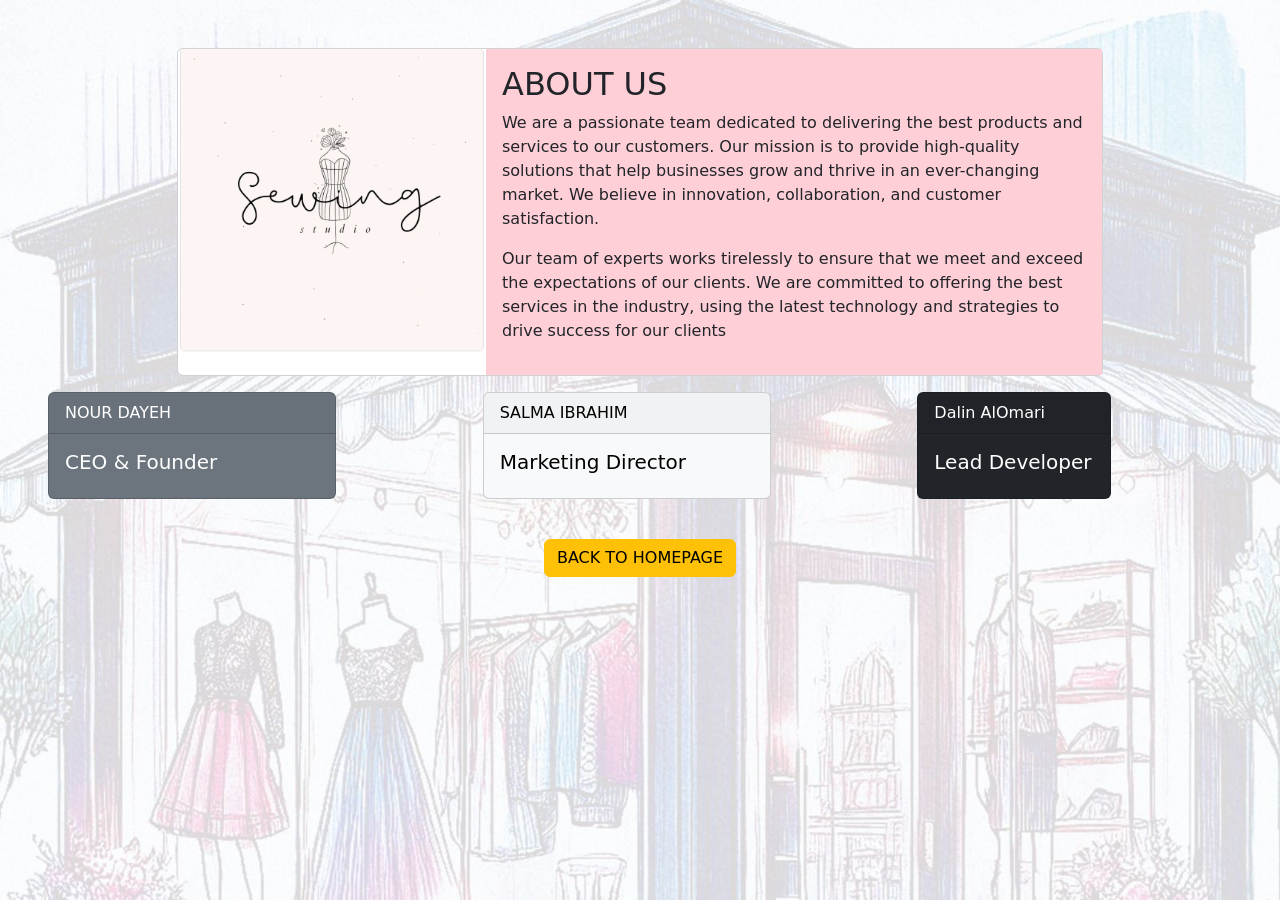
<file: WEBPROJECT-sewing studio/about.html>
<!DOCTYPE html>
<html lang="en">
<head>
    <title>About Us</title>
    <link href="https://cdn.jsdelivr.net/npm/bootstrap@5.3.3/dist/css/bootstrap.min.css" rel="stylesheet" integrity="sha384-QWTKZyjpPEjISv5WaRU9OFeRpok6YctnYmDr5pNlyT2bRjXh0JMhjY6hW+ALEwIH" crossorigin="anonymous">
    <style>
        body {
            background-image: url("logshop.jpg");
            background-size: cover;
        }
    </style>
</head>
<body >


    <div class="container container-fluid mt-5" >
        <div class="row" >
          <div class="col-md-10 offset-md-1" >
            <div class="card mb-3" style="max-width: 1000px;" >
              <div class="row g-0" >
                <div class="col-md-4" >
                  <img src="logo.png" class="img-fluid rounded-start" alt="logo" style="max-height: 400px; width: 100%; object-fit: cover;" >
                </div>
                <div class="col-md-8" style="background-color: rgb(255, 207, 215);">
                  <div class="card-body" >
                    <h2 class="card-title" >ABOUT US</h2>
                    <p class="card-text" >We are a passionate team dedicated to delivering the best products and services to our customers. Our mission is to provide high-quality solutions that help businesses grow and thrive in an ever-changing market. We believe in innovation, collaboration, and customer satisfaction.</p>
                    Our team of experts works tirelessly to ensure that we meet and exceed the expectations of our clients. We are committed to offering the best services in the industry, using the latest technology and strategies to drive success for our clients</p>
                  </div>
                </div>
              </div>
            </div>
          </div>
        </div>
      </div>
      
      
        <div class="row">
            <div class="col-md-4 mb-3 ms-5">
                <div class="card text-bg-secondary mb-3" style="max-width: 18rem;">
                  <div class="card-header">NOUR DAYEH</div>
                  <div class="card-body">
                    <h5 class="card-title">CEO & Founder</h5>
                  </div>
                </div>
              </div>
              
            <div class="col-md-4 mb-4">
                <div class="card text-bg-light mb-3" style="max-width: 18rem;">
                    <div class="card-header">SALMA IBRAHIM</div>
                    <div class="card-body">
                        <h5 class="card-title">Marketing Director</h5>
                       
                    </div>
                </div>
            </div>
            <div class="col-md-2 mb-3">
                <div class="card text-bg-dark mb-3" style="max-width: 18rem;">
                    <div class="card-header">Dalin AlOmari</div>
                    <div class="card-body">
                        <h5 class="card-title">Lead Developer</h5>
                    </div>
                </div>
            </div>
        </div>
    </div>

    
 
<form style="text-align: center;">
   <b> <a href="/index.html" class="btn btn-warning">BACK TO HOMEPAGE</a></b>
</form>
        
    <script src="https://cdn.jsdelivr.net/npm/bootstrap@5.3.3/dist/js/bootstrap.bundle.min.js" integrity="sha384-YvpcrYf0tY3lHB60NNkmXc5s9fDVZLESaAA55NDzOxhy9GkcIdslK1eN7N6jIeHz" crossorigin="anonymous"></script>
</body>
</html>
</file>
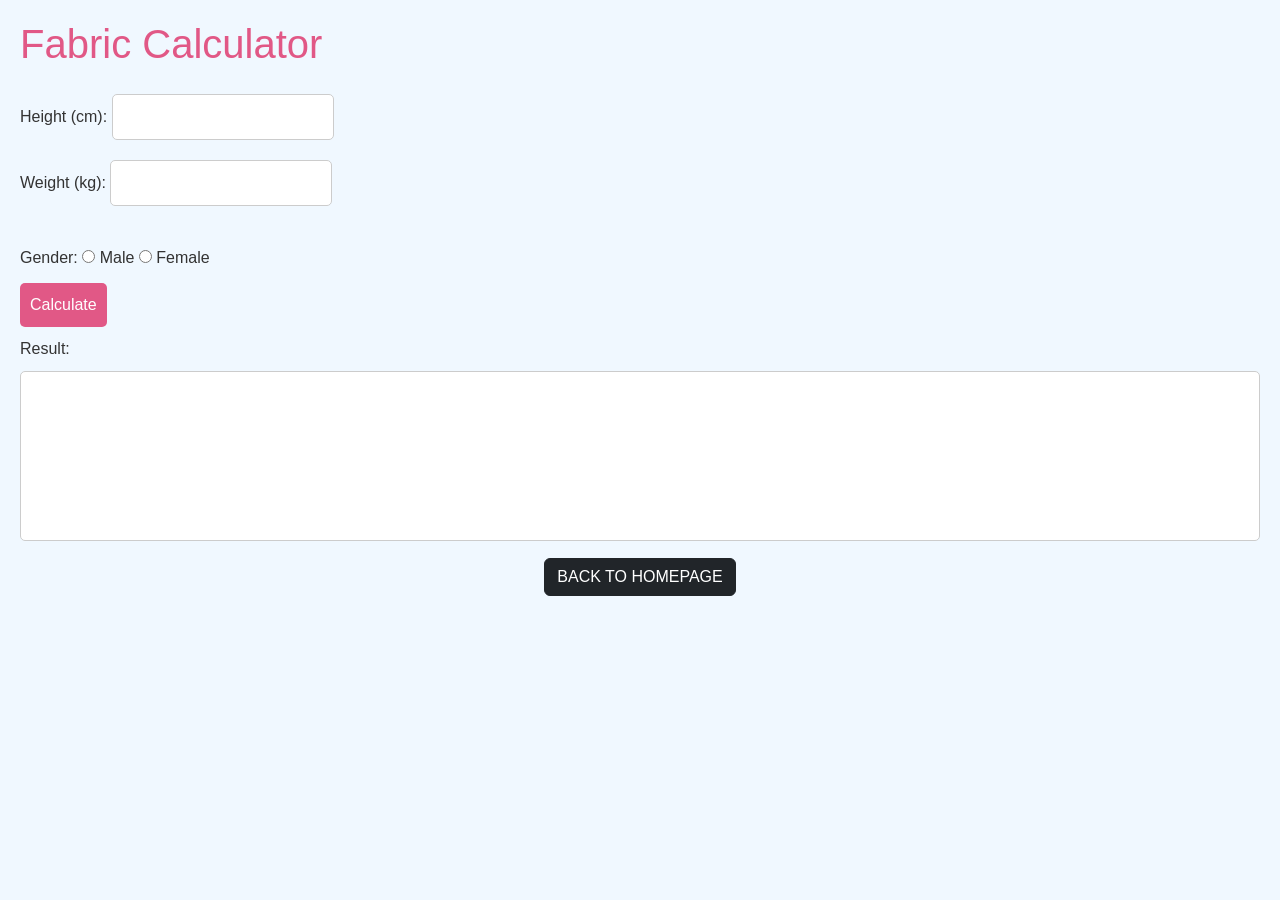
<file: WEBPROJECT-sewing studio/calc.html>
<!DOCTYPE html>
<html lang="en">
<head>
    <link href="https://cdn.jsdelivr.net/npm/bootstrap@5.3.3/dist/css/bootstrap.min.css" rel="stylesheet" integrity="sha384-QWTKZyjpPEjISv5WaRU9OFeRpok6YctnYmDr5pNlyT2bRjXh0JMhjY6hW+ALEwIH" crossorigin="anonymous">
    <title>Fabric Calculator</title>
    <style>
        body {
            background-color: #f0f8ff; 
            font-family: Arial, sans-serif;
            color: #333; 
            padding: 20px;
        }
        h1 {
            color: #e15886; 
        }
        .error {
            color: red;
        }
        input, button, textarea, select {
            margin-top: 10px;
            margin-bottom: 10px;
            padding: 10px;
            font-size: 16px;
            border: 1px solid #ccc;
            border-radius: 5px;
        }
        button {
            background-color: #e15886; /* Green background */
            color: white; /* White text */
            border: none;
            cursor: pointer;
        }
        button:hover {
            background-color:purple; /* Darker green on hover */
        }
        textarea {
            width: 100%;
            height: 170px;
            resize: none;
        }
    </style>
    <script>
       
        function calculateFabric(height, weight, gender) {
            var fabricNeeded;
            if (gender == 'male') {
                fabricNeeded = (height * 0.5) + (weight * 0.2);
            } else if (gender == 'female') {
                fabricNeeded = (height * 0.7) + (weight * 0.3);
            } else {
                return "Invalid gender";
            }
            return (fabricNeeded * 100) / 100 + " meters"; 
        }

        function updateDateTime() {
         var now = new Date();
        var dateTimeString = now.toLocaleDateString() + " " + now.toLocaleTimeString();
        document.getElementById('date-time').innerHTML = dateTimeString;
    }
    setInterval(updateDateTime, 1000);
        function handleSubmit(event) {
            event.preventDefault();
            var height = +document.getElementById('height').value || 0;
            var weight = +document.getElementById('weight').value || 0;
            var errorSpan = document.getElementById('error');
            var heightErrorSpan = document.getElementById('height-error');

            if (!height || height <= 0) {
                heightErrorSpan.innerHTML = "Please enter a valid height greater than 0.";
                return;
            } else {
                heightErrorSpan.innerHTML = "";
            }

            if (!weight || weight <= 0) {
                errorSpan.innerHTML = "Please enter a valid weight greater than 0.";
                return;
            } else {
                errorSpan.innerHTML = "";
            }

            var gender;
            if (document.getElementById('male').checked) {
                gender = document.getElementById('male').value;
            } else if (document.getElementById('female').checked) {
                gender = document.getElementById('female').value;
            }

            const fabric = calculateFabric(height, weight, gender); 
            document.getElementById('result').value = "u entered :\n" + "Height: " + height + " cm\n" +
             "Weight: " + weight + " kg\n" + "Gender: " + gender + "\n\n" + "Calculation:\n" + "You require " + fabric + " of fabric.";
        }

     
    </script>
</head>
<body>
    <h1>Fabric Calculator</h1>
    <p id="date-time"></p>
    <form onsubmit="handleSubmit(event)">
       Height (cm):
        <input type="number" id="height" name="height" required>
        <span id="height-error" class="error"></span><br>
       Weight (kg):
        <input type="number" id="weight" name="weight" required><br>
        <span id="error" class="error"></span><br>
       Gender:
        <input type="radio" id="male" name="gender" value="male" required>
       Male
        <input type="radio" id="female" name="gender" value="female" required>
       Female<br>
        <button type="submit">Calculate</button>
    </form>
    Result:
    <textarea id="result" readonly></textarea>

  

    <form style="text-align: center;">
        <b><a href="/index.html" class="btn btn-dark">BACK TO HOMEPAGE</a></b>
    </form>
    <script src="https://cdn.jsdelivr.net/npm/bootstrap@5.3.3/dist/js/bootstrap.bundle.min.js" integrity="sha384-YvpcrYf0tY3lHB60NNkmXc5s9fDVZLESaAA55NDzOxhy9GkcIdslK1eN7N6jIeHz" crossorigin="anonymous"></script>
</body>
</html>
</file>
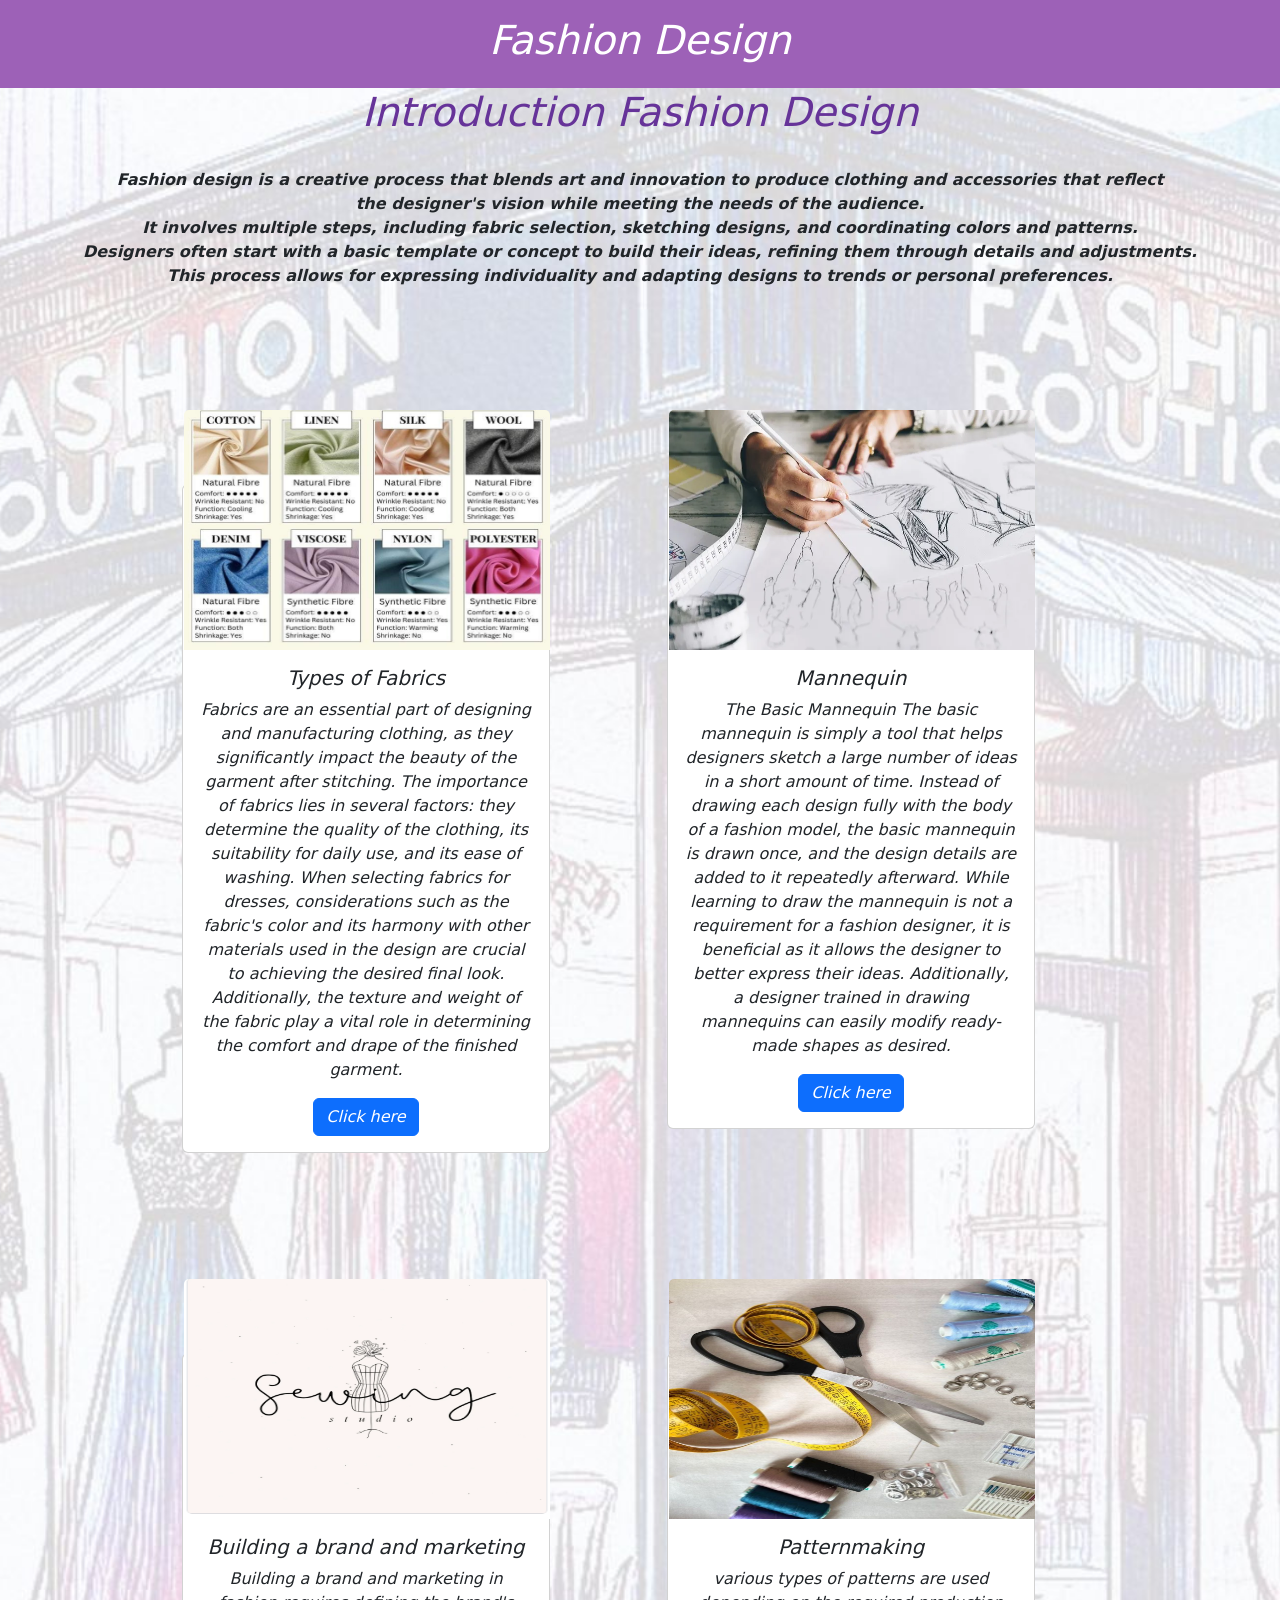
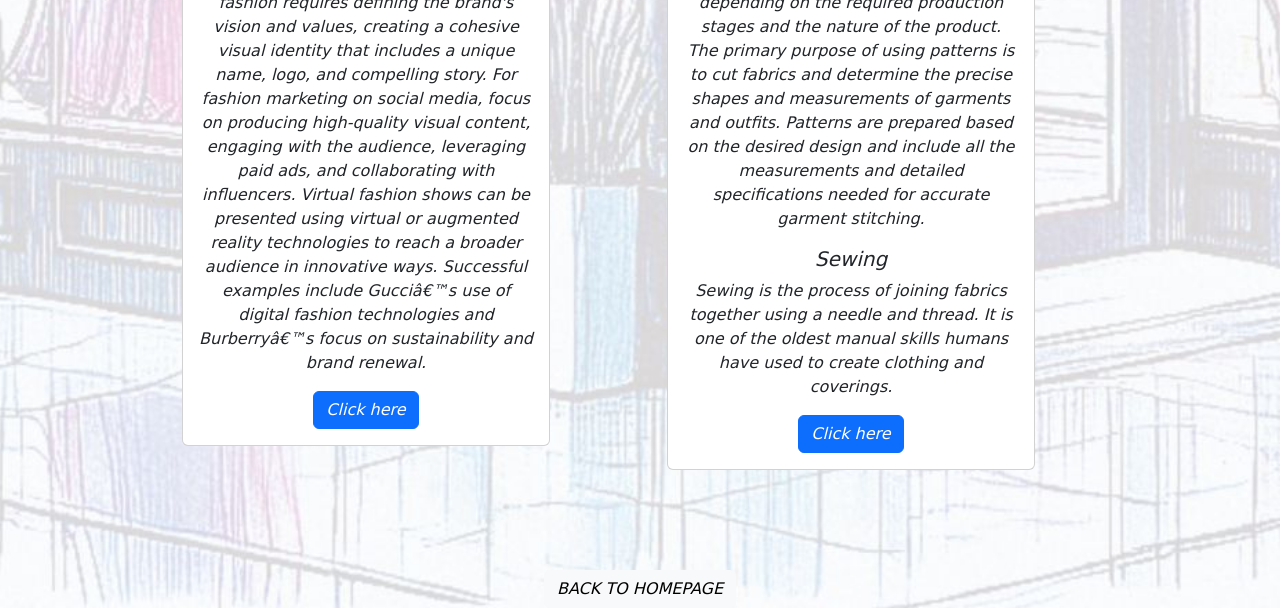
<file: WEBPROJECT-sewing studio/collection.html>
<!DOCTYPE html>
<html lang="en">
<head>
    <title>Fashion design courses</title>
    <style>
       header{
        text-align: center;
        color: white;
        background-color:#9d61b7;
        padding: 1rem;
       }  
        body{
          background-image: url(logshop.jpg);
          background-position: 100%;
          background-repeat: no-repeat;
         
         height:100%;
         background-size: cover;
         background-position: center;
         }
         body.pge1{
            text-align:center;
         }
         *{
            font-style:oblique;
         }
         .a{
            border: 4px solid rgb(216, 134, 178);
            padding: 80px;
            margin :110px;
            height: 580px;
         }
         img{
            padding: 0;
            margin:1px;
            margin-bottom:0px;
            margin-top:-75px;
            width:350px;
            height: 240px;
         }
    </style>
        <link href="https://cdn.jsdelivr.net/npm/bootstrap@5.3.3/dist/css/bootstrap.min.css" rel="stylesheet" integrity="sha384-QWTKZyjpPEjISv5WaRU9OFeRpok6YctnYmDr5pNlyT2bRjXh0JMhjY6hW+ALEwIH" crossorigin="anonymous">

</head>
<body class="pge1">
    <header>
     <h1> Fashion Design</h1>
    </header>
    <div class="pg1">
   <h1 style="color: rebeccapurple;">Introduction Fashion Design </h1>
  <br>
<b> Fashion design is a creative process that blends art and innovation to produce clothing and accessories that reflect <br>
 the designer's vision while meeting the needs of the audience.<br>
 It involves multiple steps, including fabric selection, sketching designs, and coordinating colors and patterns.<br>
 Designers often start with a basic template or concept to build their ideas, refining them through details and adjustments.<br>
 This process allows for expressing individuality and adapting designs to trends or personal preferences.
</b>
</div>  
<br><br><br><br>
<div class="container text-center">
  <div class="row row-cols-4">
    <div class="col" style="margin:100px">
    <div class="card" style="width: 23rem;">
      <img src="ffffff.jpg" class="card-img-top" alt="...">
      <div class="card-body">
        <h5 class="card-title">Types of Fabrics</h5>
        <p class="card-text">Fabrics are an essential part of designing and manufacturing clothing, as they significantly impact the beauty of the garment after stitching. The importance of fabrics lies in several factors: they determine the quality of the clothing, its suitability for daily use, and its ease of washing. When selecting fabrics for dresses, considerations such as the fabric's color and its harmony with other materials used in the design are crucial to achieving the desired final look. Additionally, the texture and weight of the fabric play a vital role in determining the comfort and drape of the finished garment.</p>
        <a href="https://www.youtube.com/playlist?list=PLwQq1-SdsNvbelgXsU7CZdFAK57Njt3aJ" class="btn btn-primary">Click here</a>
      </div>
    </div>
      </div>
      <div class="col" style="margin:100px">
    <div class="card" style="width: 23rem;">
      <img src="fee.webp" class="card-img-top" alt="...">
      <div class="card-body">
        <h5 class="card-title">Mannequin</h5>
        <p class="card-text">The Basic Mannequin
         The basic mannequin is simply a tool that helps designers sketch a large number of ideas in a short amount of time. Instead of drawing each design fully with the body of a fashion model, the basic mannequin is drawn once, and the design details are added to it repeatedly afterward. While learning to draw the mannequin is not a requirement for a fashion designer, it is beneficial as it allows the designer to better express their ideas. Additionally,<br> a designer trained in drawing mannequins can easily modify ready-made shapes as desired.</p>
        <a href="https://www.youtube.com/playlist?list=PL5lKH_M99FuNA-n0flW6a-i3_YsOoQlQt" class="btn btn-primary">Click here</a>
      </div>
    </div>
      </div>
    
      <div class="col"style="margin:100px">
    <div class="card" style="width: 23rem;">
      <img src="logo.png" class="card-img-top" alt="...">
      <div class="card-body">
        <h5 class="card-title">Building a brand and marketing</h5>
        <p class="card-text">Building a brand and marketing in fashion requires defining the brand's vision and values, creating a cohesive visual identity that includes a unique name, logo, and compelling story. For fashion marketing on social media, focus on producing high-quality visual content, engaging with the audience, leveraging paid ads, and collaborating with influencers. Virtual fashion shows can be presented using virtual or augmented reality technologies to reach a broader audience in innovative ways. Successful examples include Gucci’s use of digital fashion technologies and Burberry’s focus on sustainability and brand renewal.</p>
        <a href="https://ibsacademy.org/courses/enroll/personal-branding-online" class="btn btn-primary">Click here</a>
      </div>
    </div>
      </div>
   
      <div class="col" style="margin:100px">
    <div class="card" style="width: 23rem;">
      <img src="pp3.jpg" class="card-img-top" alt="...">
      <div class="card-body">
        <h5 class="card-title">Patternmaking</h5>
        <p class="card-text">various types of patterns are used depending on the required production stages and the nature of the product. The primary purpose of using patterns is to cut fabrics and determine the precise shapes and measurements of garments and outfits. Patterns are prepared based on the desired design and include all the measurements and detailed specifications needed for accurate garment stitching.</p>
        <h5 class="card-title">Sewing</h5>
        <p class="card-text">Sewing is the process of joining fabrics together using a needle and thread. It is one of the oldest manual skills humans have used to create clothing and coverings.</p>
        <a href="https://www.youtube.com/playlist?list=PLwQq1-SdsNvYY_b5Yrg9N_1Op8QMDKYer" class="btn btn-primary">Click here</a>
      </div>
    </div>
      </div>
   </div>
</div>
<form style="text-align: center;">
  <b> <a href="/index.html" class="btn btn-light">BACK TO HOMEPAGE</a></b>
</form>
    <script src="https://cdn.jsdelivr.net/npm/bootstrap@5.3.3/dist/js/bootstrap.bundle.min.js" integrity="sha384-YvpcrYf0tY3lHB60NNkmXc5s9fDVZLESaAA55NDzOxhy9GkcIdslK1eN7N6jIeHz" crossorigin="anonymous"></script>
</body>
</html>
</file>
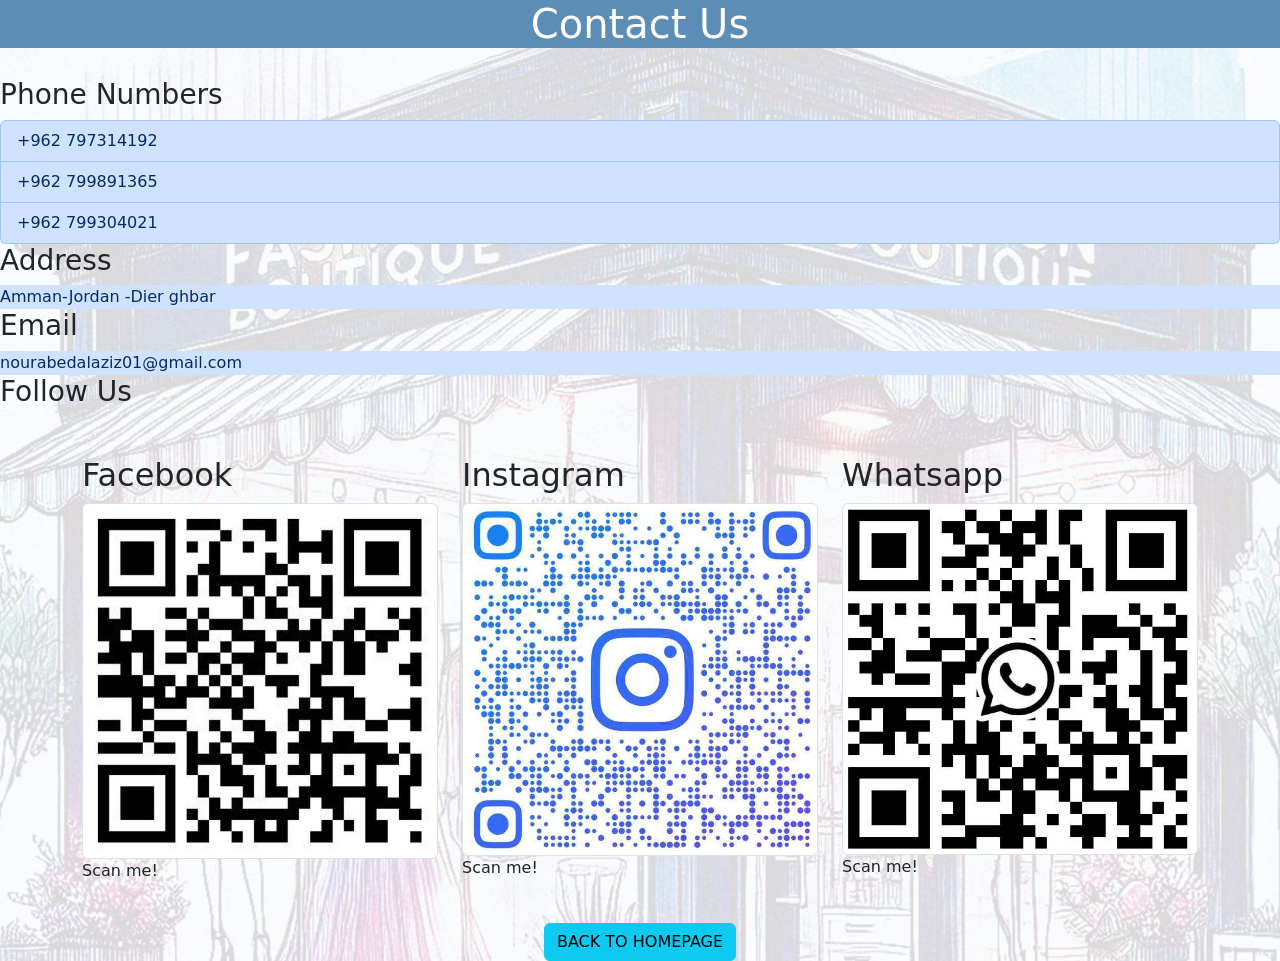
<file: WEBPROJECT-sewing studio/contact.html>
<!DOCTYPE html>
<html lang="en">
    <head>
       
       
        <link href="https://cdn.jsdelivr.net/npm/bootstrap@5.3.3/dist/css/bootstrap.min.css" rel="stylesheet" integrity="sha384-QWTKZyjpPEjISv5WaRU9OFeRpok6YctnYmDr5pNlyT2bRjXh0JMhjY6hW+ALEwIH" crossorigin="anonymous">
        <style>
            body {
                background-image: url("logshop.jpg");
                background-size: cover;
            }
        </style>
    </head>
    
    <body >
        <h1 style="background-color:rgb(91, 141, 183)  ; text-align: center; color: white; margin-bottom: 30px;">Contact Us</h1>
        
        <h3>Phone Numbers</h3>
       
        <div class="list-group">
          
            <a  class="list-group-item list-group-item-action list-group-item-primary">+962 797314192</a>
            <a  class="list-group-item list-group-item-action list-group-item-primary">+962 799891365</a>
            <a  class="list-group-item list-group-item-action list-group-item-primary">+962 799304021</a>

        </div>
        <h3>Address</h3>
        <a href="https://maps.app.goo.gl/djGifMn2nHhDi7T89?g_st=iw "  class="list-group-item list-group-item-action list-group-item-primary">Amman-Jordan -Dier ghbar</a>
      
        <h3>Email</h3>
        <a href="nourabedalaziz01@gmail.com"  class="list-group-item list-group-item-action list-group-item-primary">nourabedalaziz01@gmail.com</a>

        <h3>Follow Us</h3>

        <div class="container mt-5">
            <div class="row">
             <div class="col-sm-4">
             <h2>Facebook</h2>
            
             <img src="facebook.jpg" alt="..." class="img-thumbnail">
            <p>Scan me!</p>
           
            <hr class="d-sm-none">
            </div>
             <div class="col-sm-4">
             <h2>Instagram</h2>
             
             <img src="insta.jpg" alt="..." class="img-thumbnail">
             <p>Scan me!</p>
            
            
             <hr class="d-sm-none">
             </div>
             <div class="col-sm-4">
             <h2>Whatsapp</h2>
             
             <img src="whats1.jpg" alt="..." class="img-thumbnail">
             <p>Scan me!</p>
             
            
            </div>
            </div><br>
            <form style="text-align: center;">
                <b> <a href="/index.html" class="btn btn-info">BACK TO HOMEPAGE</a></b>
             </form>
            
            
       
      

<script src="https://cdn.jsdelivr.net/npm/bootstrap@5.3.3/dist/js/bootstrap.bundle.min.js" integrity="sha384-YvpcrYf0tY3lHB60NNkmXc5s9fDVZLESaAA55NDzOxhy9GkcIdslK1eN7N6jIeHz" crossorigin="anonymous"></script>
</body>
</html>
</file>
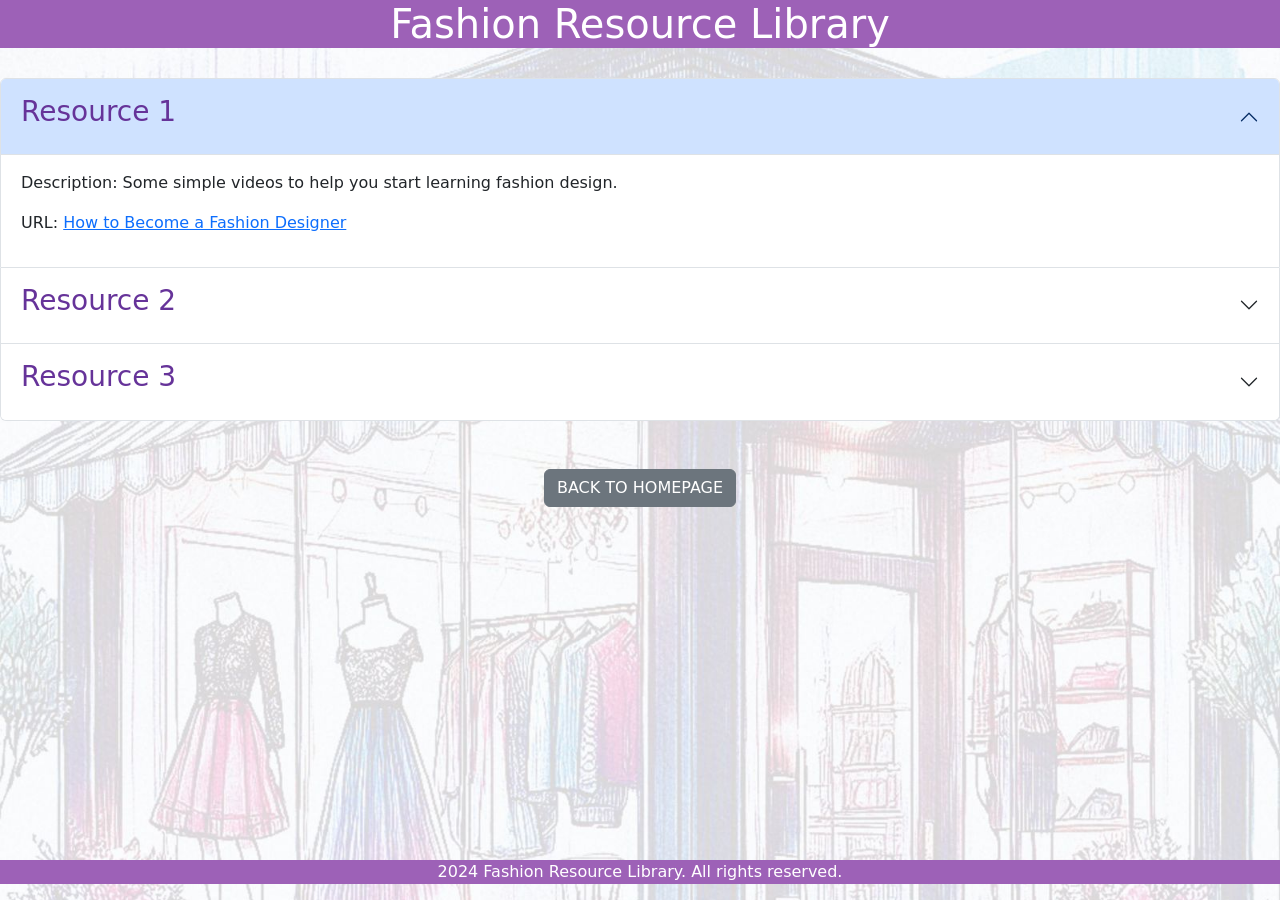
<file: WEBPROJECT-sewing studio/resource.html>
<!DOCTYPE html>
<html lang="en">
    <head>
       
        <link href="https://cdn.jsdelivr.net/npm/bootstrap@5.3.3/dist/css/bootstrap.min.css" rel="stylesheet" integrity="sha384-QWTKZyjpPEjISv5WaRU9OFeRpok6YctnYmDr5pNlyT2bRjXh0JMhjY6hW+ALEwIH" crossorigin="anonymous">
        <style>
            body {
                background-image: url("logshop.jpg");
                background-size: cover;
            }
        </style>
    </head>
    
    <body>
       
        <h1 style="background-color:  #9d61b7 ; text-align: center; color: white; margin-bottom: 30px;">Fashion Resource Library</h1>
        <div class="accordion" id="accordionExample">
            <div class="accordion-item">
              <h2 class="accordion-header">
                <button class="accordion-button" type="button" data-bs-toggle="collapse" data-bs-target="#collapseOne" aria-expanded="true" aria-controls="collapseOne">
                   <h3 style="color:  rebeccapurple; margin: 0 0 10px;">Resource 1</h3>
                </button>
              </h2>
              <div id="collapseOne" class="accordion-collapse collapse show" data-bs-parent="#accordionExample">
                <div class="accordion-body">
                    <p>Description: Some simple videos to help you start learning fashion design.</p>
<p>URL: <a href="https://www.youtube.com/watch?app=desktop&v=EN6jtHIqeTg&t=69s">How to Become a Fashion Designer</a></p>

                 </div>
              </div>
            </div>
            <div class="accordion-item">
              <h2 class="accordion-header">
                <button class="accordion-button collapsed" type="button" data-bs-toggle="collapse" data-bs-target="#collapseTwo" aria-expanded="false" aria-controls="collapseTwo">
                    <h3 style="color:  rebeccapurple; margin: 0 0 10px;">Resource 2</h3>
                </button>
              </h2>
              <div id="collapseTwo" class="accordion-collapse collapse" data-bs-parent="#accordionExample">
                <div class="accordion-body">
                    <p>Description: Some videos to help you learn how to draw fashion characters.</p>
<p>URL: <a href="https://www.youtube.com/watch?v=w70Lkgquox0">How to Draw Fashion Figures </a></p>

                 </div>
              </div>
            </div>
            <div class="accordion-item">
              <h2 class="accordion-header">
                <button class="accordion-button collapsed" type="button" data-bs-toggle="collapse" data-bs-target="#collapseThree" aria-expanded="false" aria-controls="collapseThree">
                    <h3 style="color:  rebeccapurple; margin: 0 0 10px;">Resource 3</h3>
                </button>
              </h2>
              <div id="collapseThree" class="accordion-collapse collapse" data-bs-parent="#accordionExample">
                <div class="accordion-body">
                    <p>Description:Videos to help you review and get feedback on fashion books. </p>
<p>URL: <a href="https://www.youtube.com/playlist?list=PLwQq1-SdsNvbVw6P5ZTq828lkEaPOWZ-4">Fashion Book Review</a></p>

                </div>
              </div>
            </div>
          </div><br><br>

          
      
          <form style="text-align: center;">
            <b> <a href="/index.html" class="btn btn-secondary">BACK TO HOMEPAGE</a></b>
         </form>
          <footer>
            <p style="background-color:  #9d61b7 ; text-align: center; color: white; bottom: 0; position: fixed; width: 100%;"> 2024 Fashion Resource Library. All rights reserved.</p>
        </footer>
        

      

<script src="https://cdn.jsdelivr.net/npm/bootstrap@5.3.3/dist/js/bootstrap.bundle.min.js" integrity="sha384-YvpcrYf0tY3lHB60NNkmXc5s9fDVZLESaAA55NDzOxhy9GkcIdslK1eN7N6jIeHz" crossorigin="anonymous"></script>
</body>
</html>
</file>
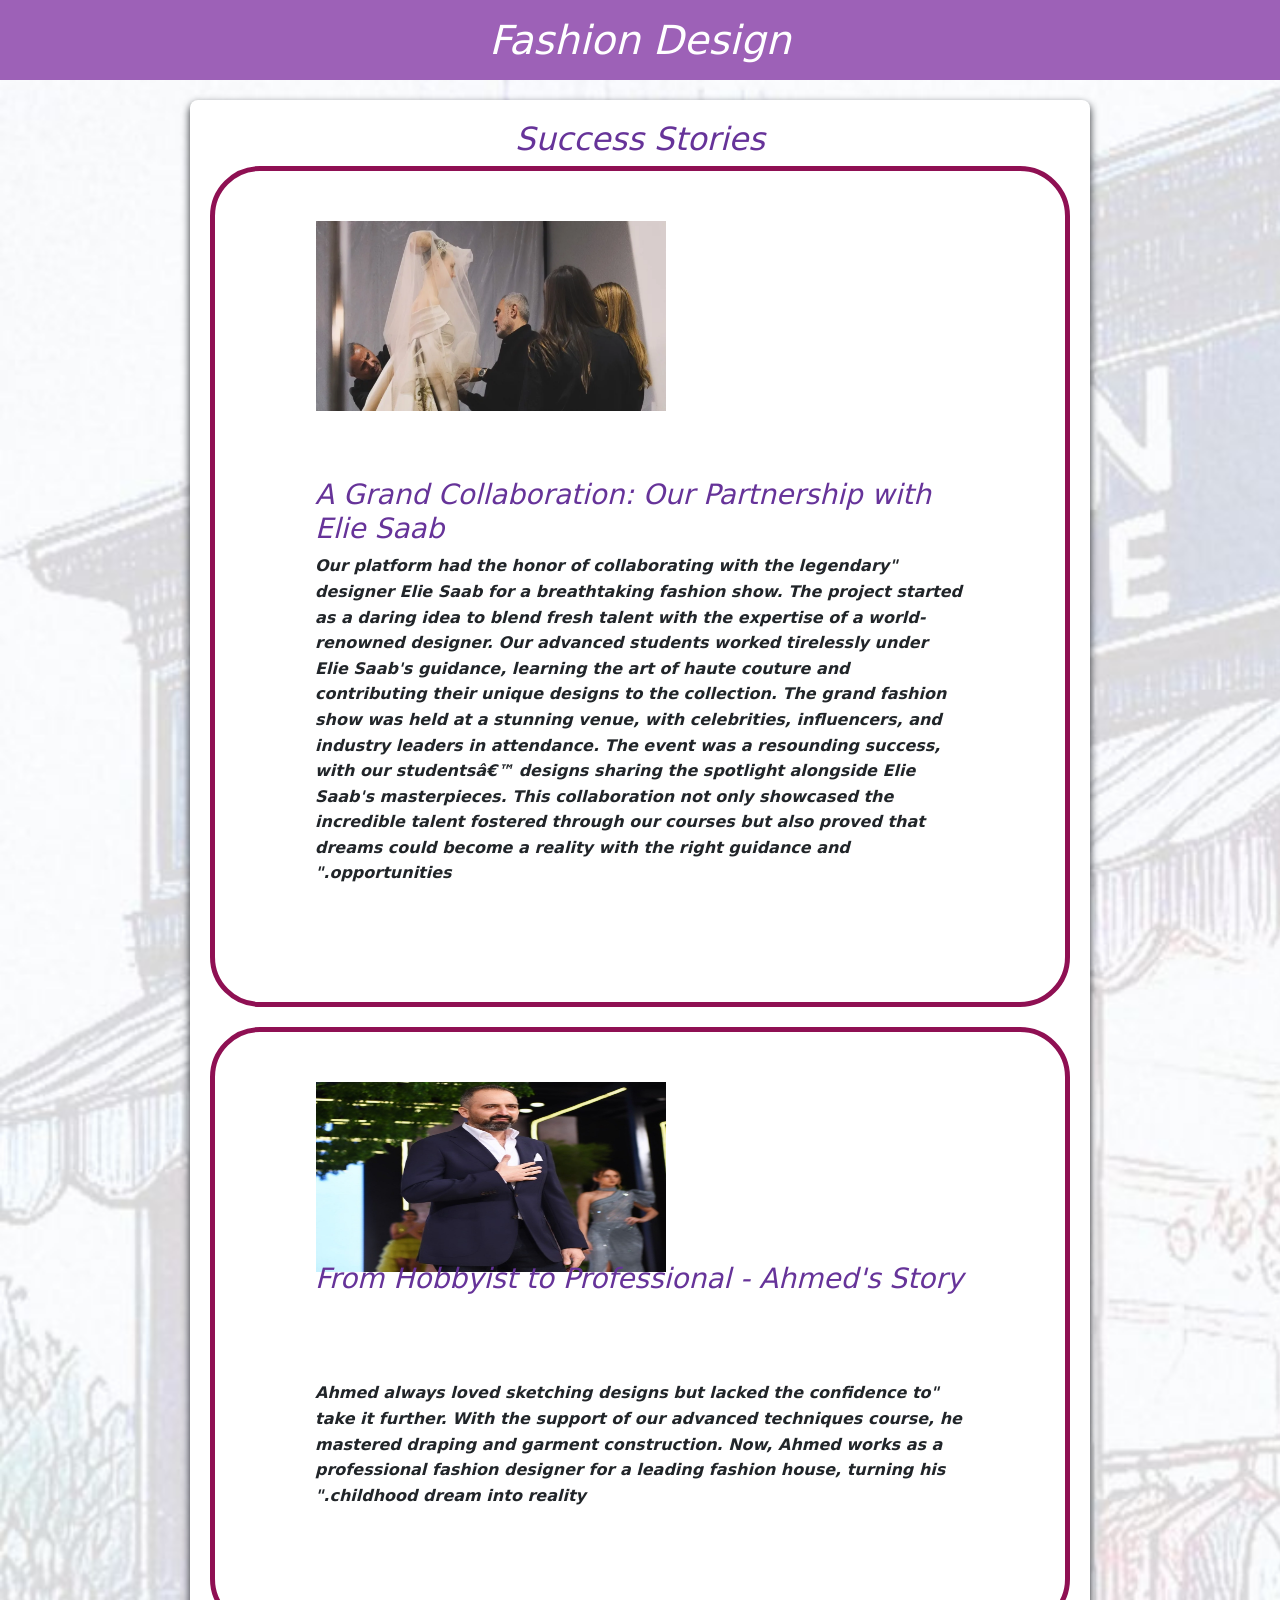
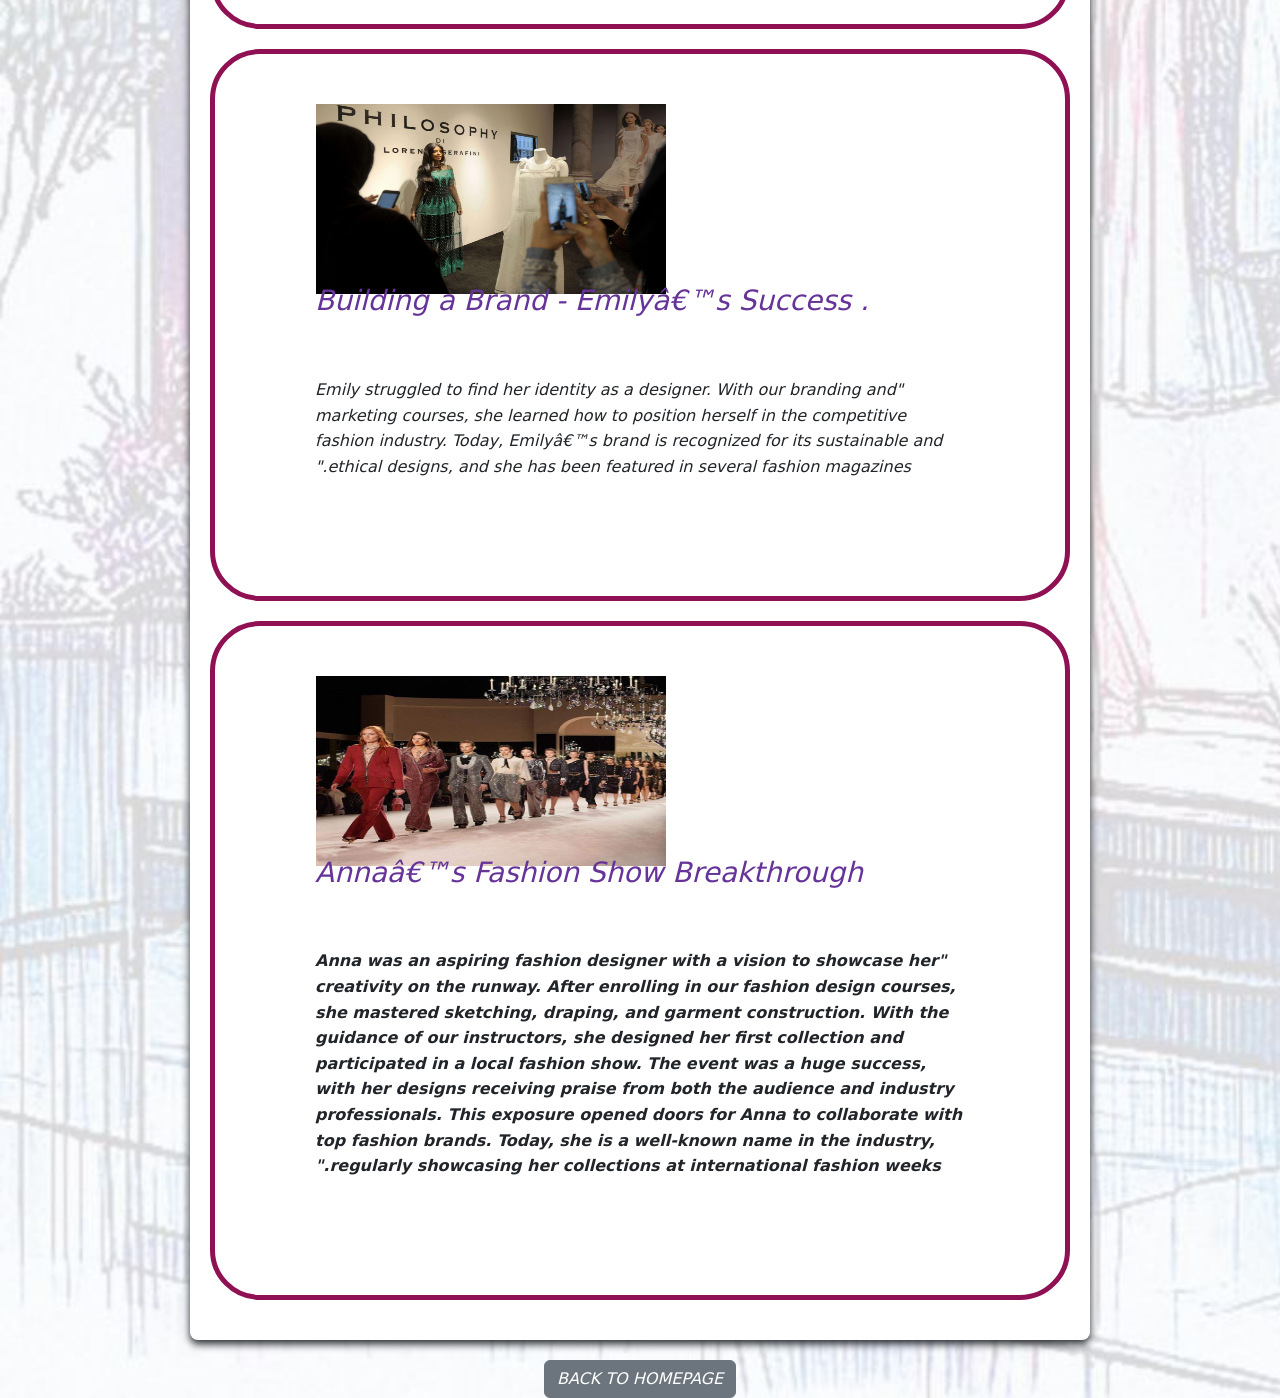
<file: WEBPROJECT-sewing studio/success.html>
<!DOCTYPE html>
<html lang="ar">
<head>
    <link href="https://cdn.jsdelivr.net/npm/bootstrap@5.3.3/dist/css/bootstrap.min.css" rel="stylesheet" integrity="sha384-QWTKZyjpPEjISv5WaRU9OFeRpok6YctnYmDr5pNlyT2bRjXh0JMhjY6hW+ALEwIH" crossorigin="anonymous">

    <title>	Success Stories</title>
    <style>
        body {
            font-style: oblique;
            line-height: 1.6;
            margin: 0;
            padding: 0;
            text-align: left;
            direction: rtl;
            background-image: url(logshop.jpg);
            background-repeat: no-repeat;
            height: 100%;
            background-size: cover;
        }

        header {
            background :#9d61b7;
            color:white;
            padding: 1rem 0;
            text-align: center; 
        }

        header h1 {
            margin: 0;
        }

        section {
            padding: 20px;
            margin: 20px auto;
            max-width: 900px;
            background:white;
            border-radius: 8px;
            box-shadow: 0 4px 8px; 
           

        }
        
        h2 {
            color:  rebeccapurple;
            text-align: center;

        }
        h3{
            text-align: left;
            color:  rebeccapurple;
        }

        .course {
            margin-bottom: 20px;
            padding: 100px;
            border: 5px solid rgb(143, 16, 83);
            border-radius: 50px;
            background:white;
            
        }

        .course h3 {
            margin-top: 0;
        }
        img{
            padding: 0;
            margin:1px;
            margin-bottom:-10px;
            margin-top: -50px;
    
            margin-right: -90px;
            width: 350px;
            height: 190px;
            text-align: right;
        }
        .button{
            text-align: center;
        }
    </style>
</head>
<body>
    <header>
        <h1> Fashion Design</h1>
    </header>
    <section>
        <h2>Success Stories</h2>
        <div class="course">
            <img src="al.webp"><br><br><br><br>
            <h3 style="color:  rebeccapurple;">A Grand Collaboration: Our Partnership with Elie Saab</h3>

            <b><p>"Our platform had the honor of collaborating with the legendary designer Elie Saab for a breathtaking fashion show. The project started as a daring idea to blend fresh talent with the expertise of a world-renowned designer.

Our advanced students worked tirelessly under Elie Saab's guidance, learning the art of haute couture and contributing their unique designs to the collection. The grand fashion show was held at a stunning venue, with celebrities, influencers, and industry leaders in attendance.

The event was a resounding success, with our students’ designs sharing the spotlight alongside Elie Saab's masterpieces. This collaboration not only showcased the incredible talent fostered through our courses but also proved that dreams could become a reality with the right guidance and opportunities."</p>
        </b></div>
        <div class="course">
            <img src="ahmad.jpg">
            <h3> From Hobbyist to Professional - Ahmed's Story</h3><br><br><br>
           <b> <p>"Ahmed always loved sketching designs but lacked the confidence to take it further. With the support of our advanced techniques course, he mastered draping and garment construction. Now, Ahmed works as a professional fashion designer for a leading fashion house, turning his childhood dream into reality."
            </p></b>
        </div>
        <div class="course">
            <img src="anna.jpg">
            <h3>. Building a Brand - Emily’s Success</h3><br><br>
            <p>"Emily struggled to find her identity as a designer. With our branding and marketing courses, she learned how to position herself in the competitive fashion industry. Today, Emily’s brand is recognized for its sustainable and ethical designs, and she has been featured in several fashion magazines."</p>
        </div>
        
        <div class="course">
            <img src="am.jpg" >
            
            <h3>Anna’s Fashion Show Breakthrough</h3><br><br>
    
           <b> <p> "Anna was an aspiring fashion designer with a vision to showcase her creativity on the runway. After enrolling in our fashion design courses, she mastered sketching, draping, and garment construction. With the guidance of our instructors, she designed her first collection and participated in a local fashion show.
                
                The event was a huge success, with her designs receiving praise from both the audience and industry professionals. This exposure opened doors for Anna to collaborate with top fashion brands. Today, she is a well-known name in the industry, regularly showcasing her collections at international fashion weeks."</p>
            </b>
            </div>
    </section>
    
    <form style="text-align: center;">
        <b> <a href="/index.html" class="btn btn-secondary">BACK TO HOMEPAGE</a></b>
     </form>
     <script src="https://cdn.jsdelivr.net/npm/bootstrap@5.3.3/dist/js/bootstrap.bundle.min.js" integrity="sha384-YvpcrYf0tY3lHB60NNkmXc5s9fDVZLESaAA55NDzOxhy9GkcIdslK1eN7N6jIeHz" crossorigin="anonymous"></script>

</body>
</html>
</file>
